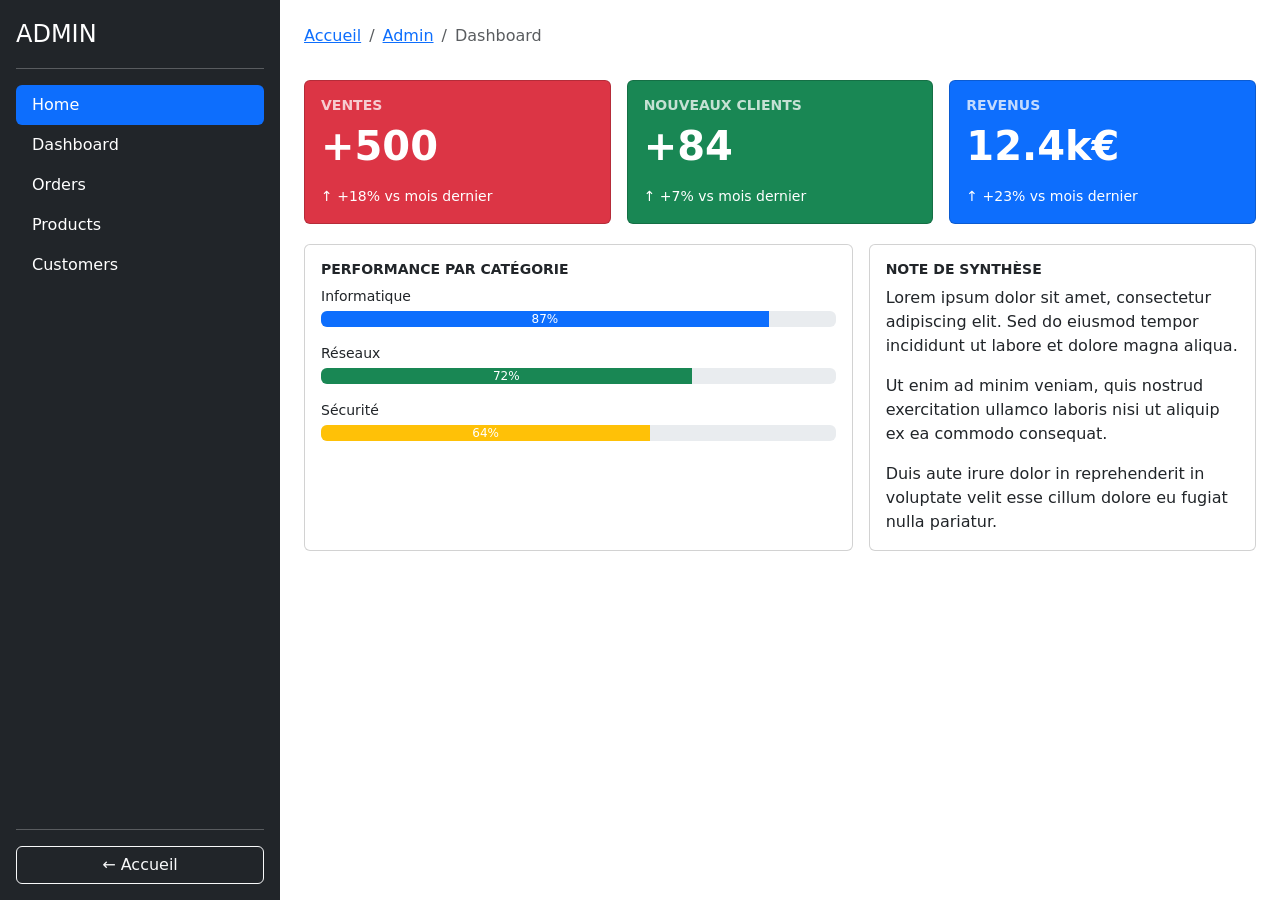
<file: bootstrap.html>
<!doctype html>
<html lang="fr">
  <head>
    <meta charset="utf-8">
    <meta name="viewport" content="width=device-width, initial-scale=1">
    <title>Sidebar Bootstrap</title>

    <link href="https://cdn.jsdelivr.net/npm/bootstrap@5.3.8/dist/css/bootstrap.min.css" rel="stylesheet">

    <style>
      body {
        min-height: 100vh;
      }

      .sidebar {
        width: 280px;
        min-height: 100vh;
      }
    </style>
  </head>

  <body>
    <div class="d-flex align-items-stretch">
      <div class="d-flex flex-column flex-shrink-0 p-3 text-bg-dark sidebar">
        <a href="/" class="d-flex align-items-center mb-3 mb-md-0 me-md-auto text-white text-decoration-none">
          <span class="fs-4">ADMIN</span>
        </a>
        <hr>

        <ul class="nav nav-pills flex-column mb-auto">
          <li class="nav-item">
            <a href="#" class="nav-link active text-white">Home</a>
          </li>
          <li>
            <a href="#" class="nav-link text-white">Dashboard</a>
          </li>
          <li>
            <a href="#" class="nav-link text-white">Orders</a>
          </li>
          <li>
            <a href="#" class="nav-link text-white">Products</a>
          </li>
          <li>
            <a href="#" class="nav-link text-white">Customers</a>
          </li>
        </ul>

        <hr>

        <a href="index.html" class="btn btn-outline-light w-100">← Accueil</a>
      </div>

      <div class="p-4 flex-grow-1">

        <!-- Le projet -->
        <nav aria-label="breadcrumb">
          <ol class="breadcrumb">
            <li class="breadcrumb-item"><a href="#">Accueil</a></li>
            <li class="breadcrumb-item"><a href="#">Admin</a></li>
            <li class="breadcrumb-item active" aria-current="page">Dashboard</li>
          </ol>
        </nav>

        <!-- Cartes -->
        <div class="row g-3 mt-1">

          <div class="col-12 col-md-4">
            <div class="card text-bg-danger">
              <div class="card-body">
                <h6 class="card-title text-uppercase fw-bold opacity-75 small">Ventes</h6>
                <p class="card-text display-6 fw-bold">+500</p>
                <p class="card-text small">↑ +18% vs mois dernier</p>
              </div>
            </div>
          </div>

          <div class="col-12 col-md-4">
            <div class="card text-bg-success">
              <div class="card-body">
                <h6 class="card-title text-uppercase fw-bold opacity-75 small">Nouveaux clients</h6>
                <p class="card-text display-6 fw-bold">+84</p>
                <p class="card-text small">↑ +7% vs mois dernier</p>
              </div>
            </div>
          </div>

          <div class="col-12 col-md-4">
            <div class="card text-bg-primary">
              <div class="card-body">
                <h6 class="card-title text-uppercase fw-bold opacity-75 small">Revenus</h6>
                <p class="card-text display-6 fw-bold">12.4k€</p>
                <p class="card-text small">↑ +23% vs mois dernier</p>
              </div>
            </div>
          </div>

        </div>

          <!-- Barres -->
        <div class="row g-3 mt-1">

          <div class="col-12 col-lg-7">
            <div class="card h-100">
              <div class="card-body">
                <h6 class="card-title text-uppercase fw-bold small">Performance par catégorie</h6>

                <p class="mb-1 small">Informatique</p>
                <div class="progress mb-3">
                  <div class="progress-bar bg-primary" style="width: 87%">87%</div>
                </div>

                <p class="mb-1 small">Réseaux</p>
                <div class="progress mb-3">
                  <div class="progress-bar bg-success" style="width: 72%">72%</div>
                </div>

                <p class="mb-1 small">Sécurité</p>
                <div class="progress mb-3">
                  <div class="progress-bar bg-warning" style="width: 64%">64%</div>
                </div>

              </div>
            </div>
          </div>

          <div class="col-12 col-lg-5">
            <div class="card h-100">
              <div class="card-body">
                <h6 class="card-title text-uppercase fw-bold small">Note de synthèse</h6>
                <p class="card-text">Lorem ipsum dolor sit amet, consectetur adipiscing elit. Sed do eiusmod tempor incididunt ut labore et dolore magna aliqua.</p>
                <p class="card-text">Ut enim ad minim veniam, quis nostrud exercitation ullamco laboris nisi ut aliquip ex ea commodo consequat.</p>
                <p class="card-text">Duis aute irure dolor in reprehenderit in voluptate velit esse cillum dolore eu fugiat nulla pariatur.</p>
              </div>
            </div>
          </div>

        </div>

      </div>
    </div>

    <script src="https://cdn.jsdelivr.net/npm/bootstrap@5.3.8/dist/js/bootstrap.bundle.min.js"></script>
  </body>
</html>
</file>
